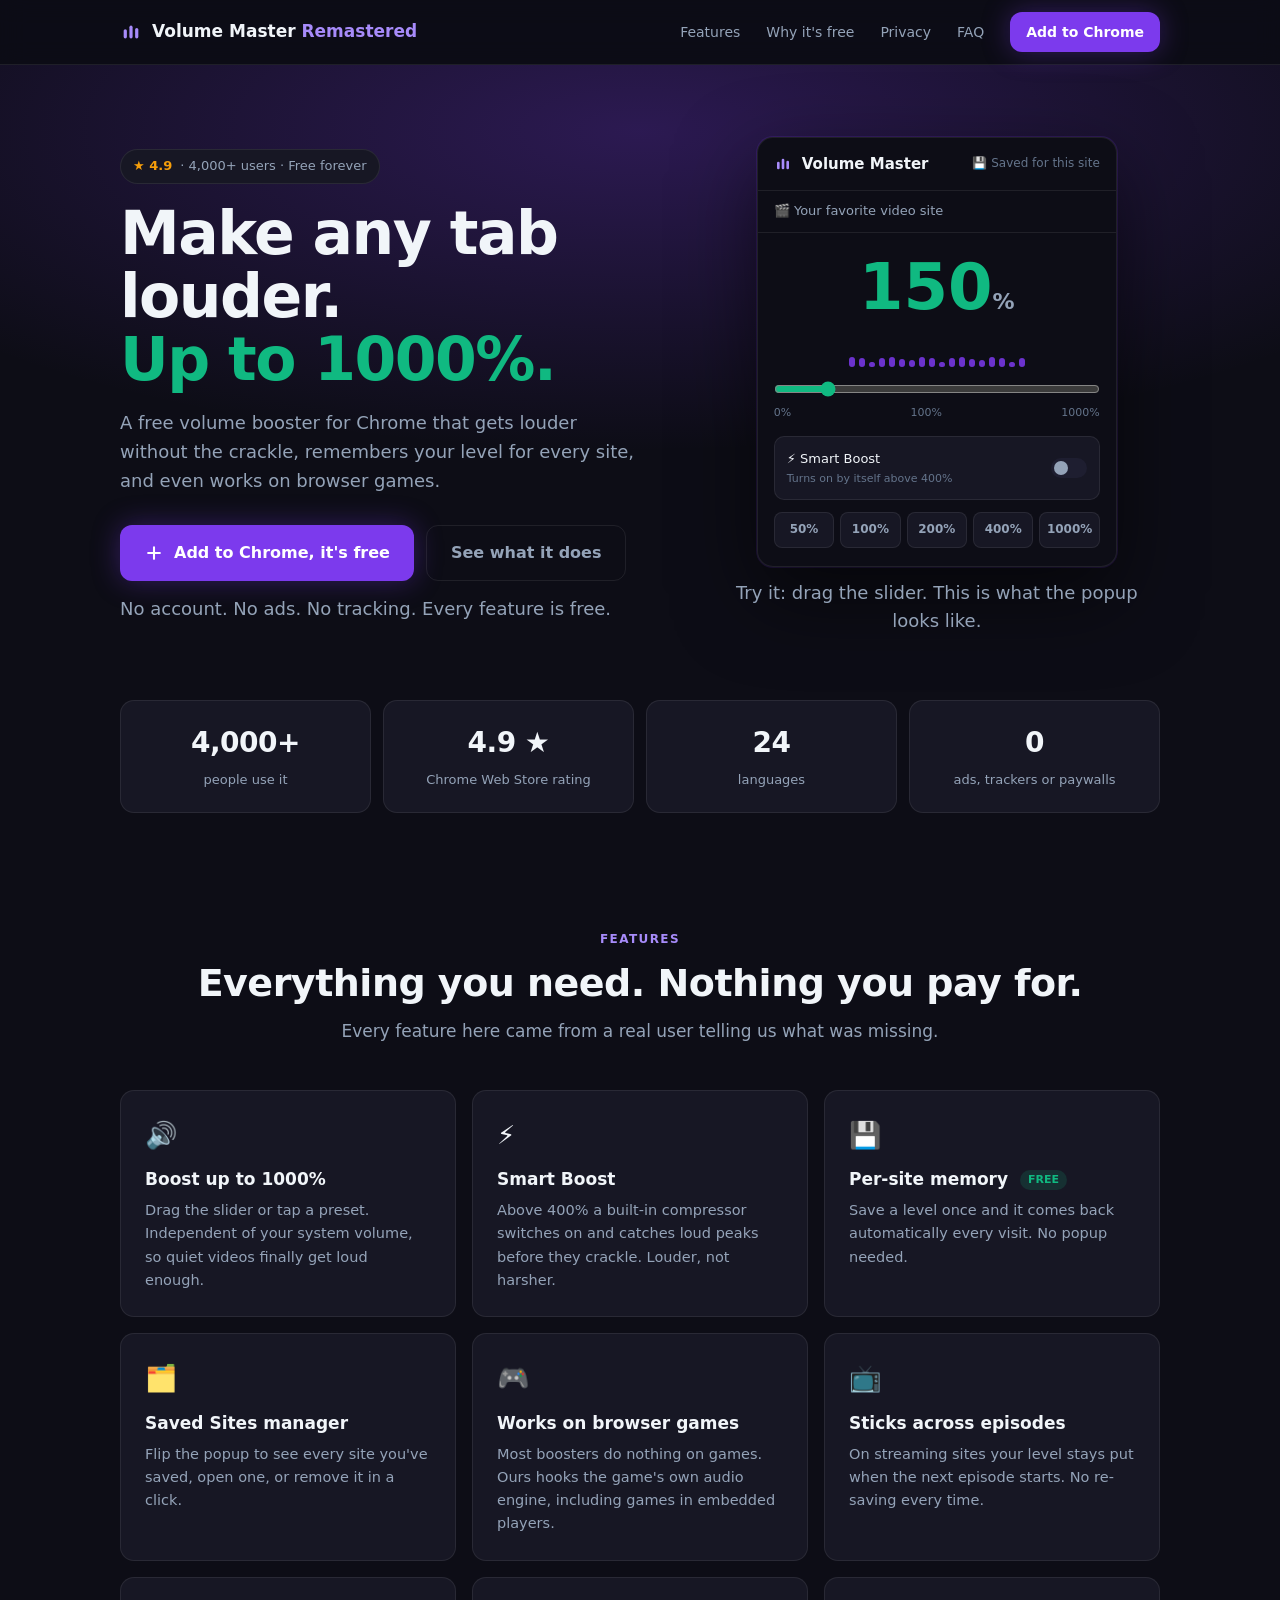
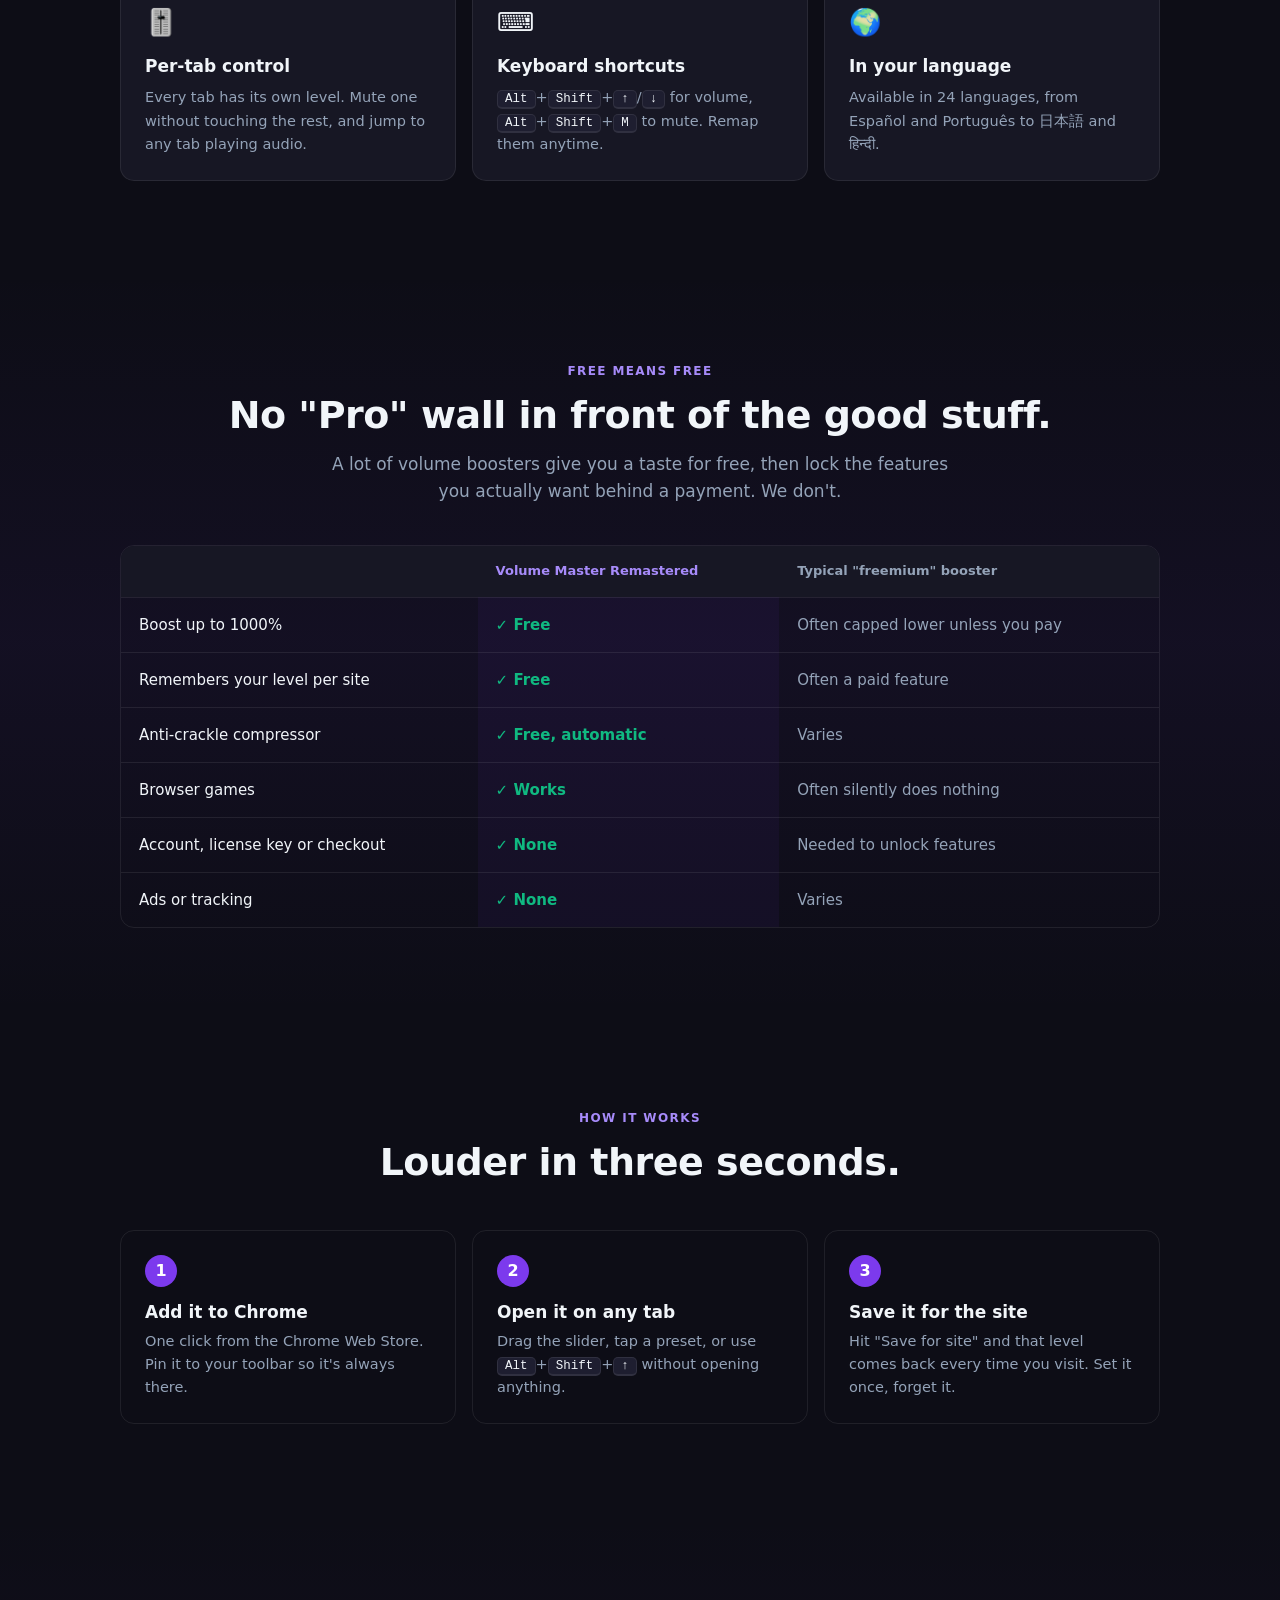
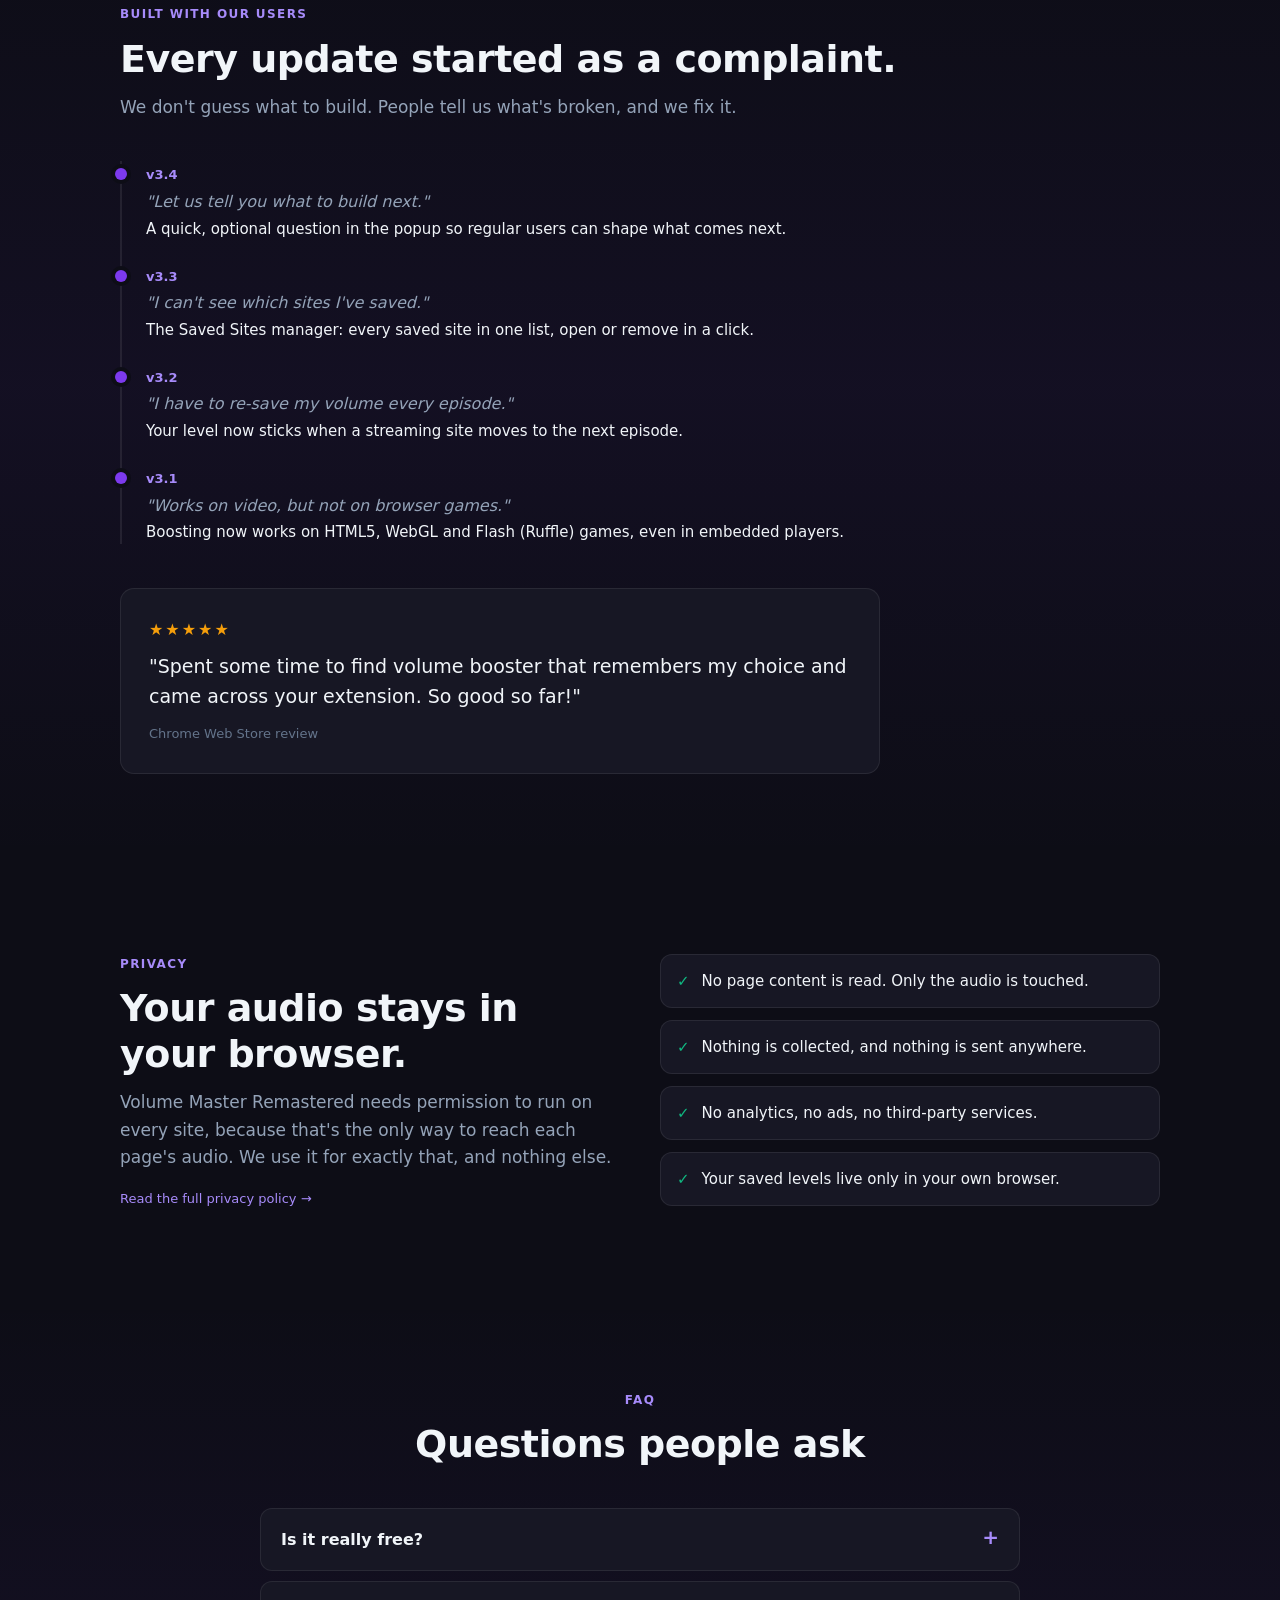
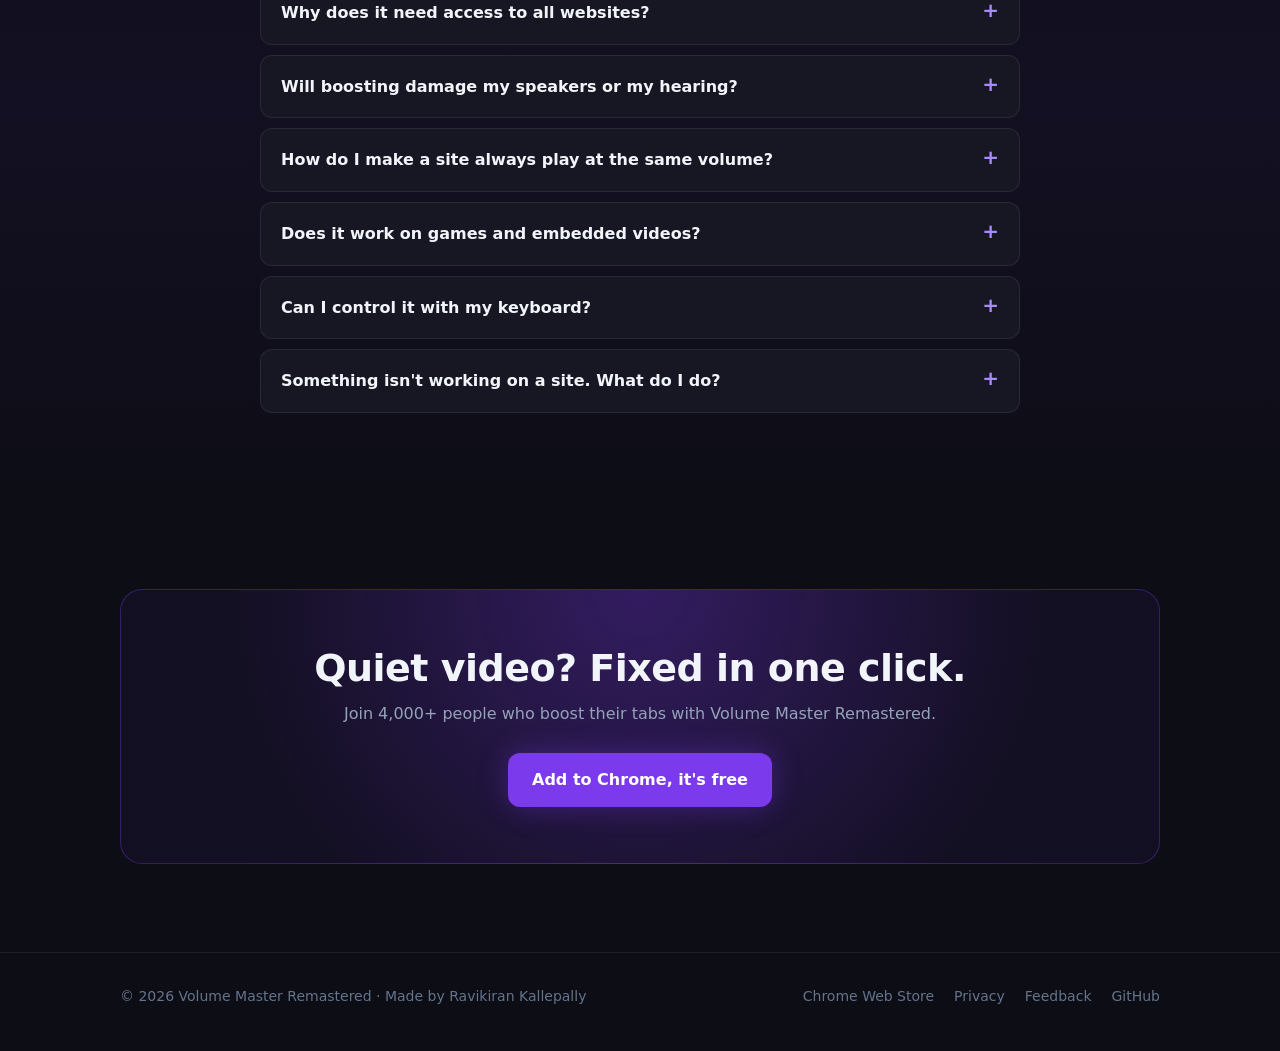
<file: index.html>
<!doctype html>
<html lang="en">
<head>
<meta charset="utf-8">
<meta name="viewport" content="width=device-width, initial-scale=1">
<title>Volume Master Remastered: Free Volume Booster for Chrome (up to 1000%)</title>
<meta name="description" content="Make any Chrome tab louder, up to 1000%. Smart Boost keeps it clean, per-site memory remembers your level, and it works on browser games. Free, no ads, no tracking.">
<link rel="canonical" href="https://ravikiran-kallepally.github.io/Volume-Master/">
<link rel="icon" type="image/png" href="icons/icon32.png">
<meta property="og:type" content="website">
<meta property="og:title" content="Volume Master Remastered: Free Volume Booster for Chrome">
<meta property="og:description" content="Boost any tab up to 1000%. Smart Boost, per-site memory, browser games. Free, no ads, no tracking.">
<meta property="og:url" content="https://ravikiran-kallepally.github.io/Volume-Master/">
<meta property="og:image" content="https://ravikiran-kallepally.github.io/Volume-Master/store/hero_tile.png">
<meta name="twitter:card" content="summary_large_image">
<script type="application/ld+json">
{
  "@context": "https://schema.org",
  "@type": "SoftwareApplication",
  "name": "Volume Master Remastered",
  "applicationCategory": "BrowserApplication",
  "operatingSystem": "Chrome",
  "offers": { "@type": "Offer", "price": "0", "priceCurrency": "USD" },
  "aggregateRating": { "@type": "AggregateRating", "ratingValue": "4.9", "ratingCount": "32" },
  "url": "https://chromewebstore.google.com/detail/fhlnjpnemdhhoejgdelndonecnbeolok"
}
</script>
<style>
  :root {
    --bg:          #0d0d16;
    --surface:     #171724;
    --surface2:    #1e1e30;
    --border:      rgba(255,255,255,.08);
    --accent:      #7c3aed;
    --accent-2:    #a78bfa;
    --accent-glow: rgba(124,58,237,.35);
    --text:        #f1f5f9;
    --text-muted:  #64748b;
    --text-dim:    #94a3b8;
    --green:       #10b981;
    --amber:       #f59e0b;
    --radius:      14px;
    --max:         1080px;
  }
  * { box-sizing: border-box; margin: 0; padding: 0; }
  html { scroll-behavior: smooth; }
  body {
    background: var(--bg);
    color: var(--text);
    font-family: -apple-system, BlinkMacSystemFont, 'Segoe UI', system-ui, sans-serif;
    line-height: 1.6;
    -webkit-font-smoothing: antialiased;
  }
  a { color: inherit; text-decoration: none; }
  .wrap { max-width: var(--max); margin: 0 auto; padding: 0 20px; }
  section { padding: 88px 0; }
  h2 { font-size: clamp(26px, 4vw, 38px); line-height: 1.2; letter-spacing: -.5px; }
  .eyebrow {
    display: inline-block; margin-bottom: 12px;
    font-size: 12px; font-weight: 700; letter-spacing: 1.4px; text-transform: uppercase;
    color: var(--accent-2);
  }
  .lead { color: var(--text-dim); font-size: 17px; max-width: 620px; margin-top: 12px; }
  .center { text-align: center; }
  .center .lead { margin-left: auto; margin-right: auto; }

  /* ── Buttons ── */
  .btn {
    display: inline-flex; align-items: center; gap: 10px;
    padding: 14px 24px; border-radius: 12px;
    font-weight: 700; font-size: 16px;
    transition: transform .15s, filter .15s, background .15s;
  }
  .btn-primary { background: var(--accent); color: #fff; box-shadow: 0 0 28px var(--accent-glow); }
  .btn-primary:hover { filter: brightness(1.12); transform: translateY(-1px); }
  .btn-ghost { border: 1px solid var(--border); color: var(--text-dim); }
  .btn-ghost:hover { color: var(--text); background: var(--surface); }

  /* ── Nav ── */
  nav {
    position: sticky; top: 0; z-index: 10;
    background: rgba(13,13,22,.82); backdrop-filter: blur(12px);
    border-bottom: 1px solid var(--border);
  }
  nav .wrap { display: flex; align-items: center; justify-content: space-between; height: 64px; }
  .logo { display: flex; align-items: center; gap: 10px; font-weight: 800; font-size: 17px; }
  .logo svg { color: var(--accent-2); }
  .logo .remastered { color: var(--accent-2); font-weight: 600; }
  .nav-links .btn { white-space: nowrap; }
  @media (max-width: 420px) {
    nav .logo { font-size: 14.5px; line-height: 1.25; }
    nav .nav-links .btn { padding: 8px 12px; font-size: 13px; }
  }
  .nav-links { display: flex; align-items: center; gap: 26px; font-size: 14px; color: var(--text-dim); }
  .nav-links a:hover { color: var(--text); }
  .nav-links .btn { padding: 9px 16px; font-size: 14px; color: #fff; }
  @media (max-width: 760px) { .nav-links a:not(.btn) { display: none; } }

  /* ── Hero ── */
  .hero { padding: 72px 0 64px; position: relative; overflow: hidden; }
  .hero::before {
    content: ""; position: absolute; inset: -40% -20% auto; height: 640px;
    background: radial-gradient(closest-side, rgba(124,58,237,.28), transparent);
    pointer-events: none;
  }
  .hero .wrap { position: relative; display: grid; grid-template-columns: 1.1fr .9fr; gap: 48px; align-items: center; }
  @media (max-width: 900px) { .hero .wrap { grid-template-columns: 1fr; } }
  .badge {
    display: inline-flex; align-items: center; gap: 8px;
    padding: 6px 12px; border-radius: 999px;
    background: var(--surface); border: 1px solid var(--border);
    font-size: 13px; color: var(--text-dim);
  }
  .badge b { color: var(--amber); }
  .hero h1 {
    font-size: clamp(36px, 6vw, 60px); line-height: 1.05; letter-spacing: -1.5px;
    margin: 18px 0 18px;
  }
  .hero h1 em { font-style: normal; color: var(--green); }
  .hero p { color: var(--text-dim); font-size: 18px; max-width: 520px; }
  .cta-row { display: flex; flex-wrap: wrap; gap: 12px; margin-top: 30px; }
  .fine { margin-top: 14px; font-size: 13px; color: var(--text-muted); }

  /* ── Popup demo ── */
  .popup {
    width: 100%; max-width: 360px; margin: 0 auto;
    background: var(--bg); border: 1px solid var(--border); border-radius: 16px;
    box-shadow: 0 30px 80px rgba(0,0,0,.55), 0 0 0 1px rgba(124,58,237,.18);
    overflow: hidden;
  }
  .popup-head { display: flex; justify-content: space-between; align-items: center; padding: 14px 16px; border-bottom: 1px solid var(--border); }
  .popup-head .logo { font-size: 15px; }
  .popup-site { padding: 10px 16px; font-size: 13px; color: var(--text-dim); border-bottom: 1px solid var(--border); }
  .popup-body { padding: 22px 16px 18px; }
  .vol { text-align: center; font-weight: 800; font-size: 64px; line-height: 1; color: var(--green); transition: color .2s; }
  .vol small { font-size: 22px; color: var(--text-dim); font-weight: 600; }
  .vol.loud { color: var(--amber); }
  .bars { display: flex; justify-content: center; align-items: flex-end; gap: 4px; height: 34px; margin: 14px 0 6px; }
  .bars span { width: 6px; border-radius: 3px; background: var(--accent); opacity: .85; transition: height .25s; }
  input[type=range] { width: 100%; accent-color: var(--green); margin: 8px 0 4px; }
  .scale { display: flex; justify-content: space-between; font-size: 11px; color: var(--text-muted); }
  .sb {
    display: flex; justify-content: space-between; align-items: center;
    margin-top: 14px; padding: 12px; border-radius: 10px;
    background: var(--surface); border: 1px solid var(--border);
    font-size: 13px;
  }
  .sb small { display: block; color: var(--text-muted); font-size: 11px; }
  .toggle { width: 36px; height: 20px; border-radius: 999px; background: var(--surface2); position: relative; transition: background .2s; }
  .toggle::after { content: ""; position: absolute; top: 3px; left: 3px; width: 14px; height: 14px; border-radius: 50%; background: var(--text-dim); transition: transform .2s, background .2s; }
  .toggle.on { background: var(--accent); }
  .toggle.on::after { transform: translateX(16px); background: #fff; }
  .presets { display: grid; grid-template-columns: repeat(5, 1fr); gap: 6px; margin-top: 12px; }
  .presets button {
    padding: 7px 0; border-radius: 8px; border: 1px solid var(--border);
    background: var(--surface); color: var(--text-dim); font: inherit; font-size: 12px; font-weight: 600; cursor: pointer;
  }
  .presets button:hover { color: var(--text); border-color: rgba(124,58,237,.5); }
  .demo-note { text-align: center; font-size: 12px; color: var(--text-muted); margin-top: 12px; }

  /* ── Stats strip ── */
  .stats { padding: 0 0 24px; }
  .stats .wrap { display: grid; grid-template-columns: repeat(4, 1fr); gap: 12px; }
  @media (max-width: 700px) { .stats .wrap { grid-template-columns: repeat(2, 1fr); } }
  .stat { background: var(--surface); border: 1px solid var(--border); border-radius: var(--radius); padding: 20px; text-align: center; }
  .stat b { display: block; font-size: 28px; letter-spacing: -.5px; }
  .stat span { font-size: 13px; color: var(--text-dim); }

  /* ── Features ── */
  .grid { display: grid; grid-template-columns: repeat(3, 1fr); gap: 16px; margin-top: 44px; }
  @media (max-width: 900px) { .grid { grid-template-columns: repeat(2, 1fr); } }
  @media (max-width: 600px) { .grid { grid-template-columns: 1fr; } }
  .card {
    background: var(--surface); border: 1px solid var(--border); border-radius: var(--radius);
    padding: 24px; transition: border-color .2s, transform .2s;
  }
  .card:hover { border-color: rgba(124,58,237,.45); transform: translateY(-2px); }
  .card .ico { font-size: 26px; }
  .card h3 { font-size: 17px; margin: 10px 0 6px; }
  .card p { font-size: 14.5px; color: var(--text-dim); }
  .tag { display: inline-block; margin-left: 6px; padding: 1px 8px; border-radius: 999px; font-size: 11px; font-weight: 700; vertical-align: 2px; background: rgba(16,185,129,.15); color: var(--green); }

  /* ── Free table ── */
  .alt { background: linear-gradient(180deg, transparent, rgba(124,58,237,.06), transparent); }
  .table-wrap { margin-top: 40px; overflow-x: auto; border: 1px solid var(--border); border-radius: var(--radius); }
  table { width: 100%; border-collapse: collapse; min-width: 520px; font-size: 15px; }
  th, td { padding: 15px 18px; text-align: left; border-bottom: 1px solid var(--border); }
  tr:last-child td { border-bottom: none; }
  th { font-size: 13px; color: var(--text-dim); font-weight: 600; background: var(--surface); }
  th.us { color: var(--accent-2); }
  td.us { color: var(--green); font-weight: 600; background: rgba(124,58,237,.06); }
  td.them { color: var(--text-dim); }

  /* ── Steps ── */
  .steps { display: grid; grid-template-columns: repeat(3, 1fr); gap: 16px; margin-top: 44px; counter-reset: step; }
  @media (max-width: 800px) { .steps { grid-template-columns: 1fr; } }
  .step { padding: 24px; border-radius: var(--radius); border: 1px solid var(--border); }
  .step::before {
    counter-increment: step; content: counter(step);
    display: inline-flex; align-items: center; justify-content: center;
    width: 32px; height: 32px; border-radius: 50%;
    background: var(--accent); color: #fff; font-weight: 800; margin-bottom: 12px;
  }
  .step h3 { font-size: 17px; margin-bottom: 4px; }
  .step p { color: var(--text-dim); font-size: 14.5px; }
  kbd {
    display: inline-block; padding: 1px 7px; border-radius: 5px;
    background: var(--surface2); border: 1px solid var(--border); border-bottom-width: 2px;
    font: 12.5px ui-monospace, SFMono-Regular, Menlo, monospace; color: var(--text);
  }

  /* ── Timeline ── */
  .timeline { margin-top: 40px; border-left: 2px solid var(--border); padding-left: 24px; display: grid; gap: 22px; max-width: 760px; }
  .tl { position: relative; }
  .tl::before { content: ""; position: absolute; left: -31px; top: 7px; width: 12px; height: 12px; border-radius: 50%; background: var(--accent); box-shadow: 0 0 0 4px var(--bg); }
  .tl .v { font-size: 13px; font-weight: 700; color: var(--accent-2); }
  .tl q { display: block; color: var(--text-dim); font-style: italic; margin: 2px 0; }
  .tl q::before, .tl q::after { content: ""; }
  .tl p { font-size: 15px; }
  .quote {
    margin-top: 44px; padding: 28px; border-radius: var(--radius);
    background: var(--surface); border: 1px solid var(--border); max-width: 760px;
  }
  .quote .stars { color: var(--amber); letter-spacing: 2px; }
  .quote blockquote { font-size: 19px; margin: 8px 0; }
  .quote cite { font-size: 13px; color: var(--text-muted); font-style: normal; }

  /* ── Privacy ── */
  .privacy .wrap { display: grid; grid-template-columns: 1fr 1fr; gap: 40px; align-items: center; }
  @media (max-width: 800px) { .privacy .wrap { grid-template-columns: 1fr; } }
  .checks { list-style: none; display: grid; gap: 12px; }
  .checks li { display: flex; gap: 12px; padding: 14px 16px; border-radius: 12px; background: var(--surface); border: 1px solid var(--border); font-size: 15px; }
  .checks li::before { content: "✓"; color: var(--green); font-weight: 800; }

  /* ── FAQ ── */
  .faq { max-width: 760px; margin: 40px auto 0; display: grid; gap: 10px; }
  details { background: var(--surface); border: 1px solid var(--border); border-radius: 12px; padding: 4px 20px; }
  summary { cursor: pointer; padding: 14px 0; font-weight: 600; list-style: none; display: flex; justify-content: space-between; gap: 12px; }
  summary::-webkit-details-marker { display: none; }
  summary::after { content: "+"; color: var(--accent-2); font-size: 20px; line-height: 1; }
  details[open] summary::after { content: "−"; }
  details p { color: var(--text-dim); padding-bottom: 16px; font-size: 15px; }

  /* ── Final CTA + footer ── */
  .final { text-align: center; }
  .final .box {
    padding: 56px 24px; border-radius: 22px;
    background: radial-gradient(circle at 50% 0%, rgba(124,58,237,.35), rgba(124,58,237,.06) 70%);
    border: 1px solid rgba(124,58,237,.35);
  }
  .final p { color: var(--text-dim); margin: 10px 0 26px; }
  footer { border-top: 1px solid var(--border); padding: 32px 0 44px; font-size: 14px; color: var(--text-muted); }
  footer .wrap { display: flex; flex-wrap: wrap; gap: 16px 28px; justify-content: space-between; align-items: center; }
  footer nav { all: unset; display: flex; flex-wrap: wrap; gap: 20px; }
  footer a:hover { color: var(--text); }
</style>
</head>
<body>

<nav>
  <div class="wrap">
    <a class="logo" href="#">
      <svg width="22" height="22" viewBox="0 0 24 24" fill="currentColor" aria-hidden="true">
        <rect x="4" y="9" width="3.5" height="10" rx="1.75"/><rect x="10.25" y="5" width="3.5" height="14" rx="1.75"/><rect x="16.5" y="7.5" width="3.5" height="11.5" rx="1.75"/>
      </svg>
      <span>Volume Master <span class="remastered">Remastered</span></span>
    </a>
    <div class="nav-links">
      <a href="#features">Features</a>
      <a href="#free">Why it's free</a>
      <a href="#privacy">Privacy</a>
      <a href="#faq">FAQ</a>
      <a class="btn btn-primary" href="https://chromewebstore.google.com/detail/fhlnjpnemdhhoejgdelndonecnbeolok">Add to Chrome</a>
    </div>
  </div>
</nav>

<header class="hero">
  <div class="wrap">
    <div>
      <span class="badge"><b>★ 4.9</b> · 4,000+ users · Free forever</span>
      <h1>Make any tab louder.<br><em>Up to 1000%.</em></h1>
      <p>A free volume booster for Chrome that gets louder without the crackle, remembers your level for every site, and even works on browser games.</p>
      <div class="cta-row">
        <a class="btn btn-primary" href="https://chromewebstore.google.com/detail/fhlnjpnemdhhoejgdelndonecnbeolok">
          <svg width="20" height="20" viewBox="0 0 24 24" fill="none" stroke="currentColor" stroke-width="2.5" stroke-linecap="round" aria-hidden="true"><path d="M12 5v14M5 12h14"/></svg>
          Add to Chrome, it's free
        </a>
        <a class="btn btn-ghost" href="#features">See what it does</a>
      </div>
      <p class="fine">No account. No ads. No tracking. Every feature is free.</p>
    </div>

    <!-- Interactive replica of the real popup -->
    <div>
      <div class="popup" aria-label="Volume Master Remastered popup preview">
        <div class="popup-head">
          <span class="logo">
            <svg width="18" height="18" viewBox="0 0 24 24" fill="currentColor" aria-hidden="true">
              <rect x="4" y="9" width="3.5" height="10" rx="1.75"/><rect x="10.25" y="5" width="3.5" height="14" rx="1.75"/><rect x="16.5" y="7.5" width="3.5" height="11.5" rx="1.75"/>
            </svg>
            Volume Master
          </span>
          <span style="font-size:12px;color:var(--text-muted)">💾 Saved for this site</span>
        </div>
        <div class="popup-site">🎬 Your favorite video site</div>
        <div class="popup-body">
          <div class="vol" id="vol">150<small>%</small></div>
          <div class="bars" id="bars"></div>
          <input type="range" id="slider" min="0" max="1000" step="10" value="150" aria-label="Volume">
          <div class="scale"><span>0%</span><span>100%</span><span>1000%</span></div>
          <div class="sb">
            <div>⚡ Smart Boost<small id="sb-note">Turns on by itself above 400%</small></div>
            <div class="toggle" id="toggle"></div>
          </div>
          <div class="presets">
            <button data-v="50">50%</button><button data-v="100">100%</button><button data-v="200">200%</button><button data-v="400">400%</button><button data-v="1000">1000%</button>
          </div>
        </div>
      </div>
      <p class="demo-note">Try it: drag the slider. This is what the popup looks like.</p>
    </div>
  </div>
</header>

<div class="stats">
  <div class="wrap">
    <div class="stat"><b>4,000+</b><span>people use it</span></div>
    <div class="stat"><b>4.9 ★</b><span>Chrome Web Store rating</span></div>
    <div class="stat"><b>24</b><span>languages</span></div>
    <div class="stat"><b>0</b><span>ads, trackers or paywalls</span></div>
  </div>
</div>

<section id="features">
  <div class="wrap center">
    <span class="eyebrow">Features</span>
    <h2>Everything you need. Nothing you pay for.</h2>
    <p class="lead">Every feature here came from a real user telling us what was missing.</p>
    <div class="grid" style="text-align:left">
      <div class="card"><div class="ico">🔊</div><h3>Boost up to 1000%</h3><p>Drag the slider or tap a preset. Independent of your system volume, so quiet videos finally get loud enough.</p></div>
      <div class="card"><div class="ico">⚡</div><h3>Smart Boost</h3><p>Above 400% a built-in compressor switches on and catches loud peaks before they crackle. Louder, not harsher.</p></div>
      <div class="card"><div class="ico">💾</div><h3>Per-site memory <span class="tag">FREE</span></h3><p>Save a level once and it comes back automatically every visit. No popup needed.</p></div>
      <div class="card"><div class="ico">🗂️</div><h3>Saved Sites manager</h3><p>Flip the popup to see every site you've saved, open one, or remove it in a click.</p></div>
      <div class="card"><div class="ico">🎮</div><h3>Works on browser games</h3><p>Most boosters do nothing on games. Ours hooks the game's own audio engine, including games in embedded players.</p></div>
      <div class="card"><div class="ico">📺</div><h3>Sticks across episodes</h3><p>On streaming sites your level stays put when the next episode starts. No re-saving every time.</p></div>
      <div class="card"><div class="ico">🎚️</div><h3>Per-tab control</h3><p>Every tab has its own level. Mute one without touching the rest, and jump to any tab playing audio.</p></div>
      <div class="card"><div class="ico">⌨️</div><h3>Keyboard shortcuts</h3><p><kbd>Alt</kbd>+<kbd>Shift</kbd>+<kbd>↑</kbd>/<kbd>↓</kbd> for volume, <kbd>Alt</kbd>+<kbd>Shift</kbd>+<kbd>M</kbd> to mute. Remap them anytime.</p></div>
      <div class="card"><div class="ico">🌍</div><h3>In your language</h3><p>Available in 24 languages, from Español and Português to 日本語 and हिन्दी.</p></div>
    </div>
  </div>
</section>

<section id="free" class="alt">
  <div class="wrap center">
    <span class="eyebrow">Free means free</span>
    <h2>No "Pro" wall in front of the good stuff.</h2>
    <p class="lead">A lot of volume boosters give you a taste for free, then lock the features you actually want behind a payment. We don't.</p>
    <div class="table-wrap" style="text-align:left">
      <table>
        <thead><tr><th></th><th class="us">Volume Master Remastered</th><th>Typical "freemium" booster</th></tr></thead>
        <tbody>
          <tr><td>Boost up to 1000%</td><td class="us">✓ Free</td><td class="them">Often capped lower unless you pay</td></tr>
          <tr><td>Remembers your level per site</td><td class="us">✓ Free</td><td class="them">Often a paid feature</td></tr>
          <tr><td>Anti-crackle compressor</td><td class="us">✓ Free, automatic</td><td class="them">Varies</td></tr>
          <tr><td>Browser games</td><td class="us">✓ Works</td><td class="them">Often silently does nothing</td></tr>
          <tr><td>Account, license key or checkout</td><td class="us">✓ None</td><td class="them">Needed to unlock features</td></tr>
          <tr><td>Ads or tracking</td><td class="us">✓ None</td><td class="them">Varies</td></tr>
        </tbody>
      </table>
    </div>
  </div>
</section>

<section>
  <div class="wrap center">
    <span class="eyebrow">How it works</span>
    <h2>Louder in three seconds.</h2>
    <div class="steps" style="text-align:left">
      <div class="step"><h3>Add it to Chrome</h3><p>One click from the Chrome Web Store. Pin it to your toolbar so it's always there.</p></div>
      <div class="step"><h3>Open it on any tab</h3><p>Drag the slider, tap a preset, or use <kbd>Alt</kbd>+<kbd>Shift</kbd>+<kbd>↑</kbd> without opening anything.</p></div>
      <div class="step"><h3>Save it for the site</h3><p>Hit "Save for site" and that level comes back every time you visit. Set it once, forget it.</p></div>
    </div>
  </div>
</section>

<section class="alt">
  <div class="wrap">
    <span class="eyebrow">Built with our users</span>
    <h2>Every update started as a complaint.</h2>
    <p class="lead">We don't guess what to build. People tell us what's broken, and we fix it.</p>
    <div class="timeline">
      <div class="tl"><span class="v">v3.4</span><q>"Let us tell you what to build next."</q><p>A quick, optional question in the popup so regular users can shape what comes next.</p></div>
      <div class="tl"><span class="v">v3.3</span><q>"I can't see which sites I've saved."</q><p>The Saved Sites manager: every saved site in one list, open or remove in a click.</p></div>
      <div class="tl"><span class="v">v3.2</span><q>"I have to re-save my volume every episode."</q><p>Your level now sticks when a streaming site moves to the next episode.</p></div>
      <div class="tl"><span class="v">v3.1</span><q>"Works on video, but not on browser games."</q><p>Boosting now works on HTML5, WebGL and Flash (Ruffle) games, even in embedded players.</p></div>
    </div>
    <div class="quote">
      <div class="stars">★★★★★</div>
      <blockquote>"Spent some time to find volume booster that remembers my choice and came across your extension. So good so far!"</blockquote>
      <cite>Chrome Web Store review</cite>
    </div>
  </div>
</section>

<section id="privacy" class="privacy">
  <div class="wrap">
    <div>
      <span class="eyebrow">Privacy</span>
      <h2>Your audio stays in your browser.</h2>
      <p class="lead">Volume Master Remastered needs permission to run on every site, because that's the only way to reach each page's audio. We use it for exactly that, and nothing else.</p>
      <p class="fine" style="margin-top:18px"><a href="privacy.html" style="color:var(--accent-2)">Read the full privacy policy →</a></p>
    </div>
    <ul class="checks">
      <li>No page content is read. Only the audio is touched.</li>
      <li>Nothing is collected, and nothing is sent anywhere.</li>
      <li>No analytics, no ads, no third-party services.</li>
      <li>Your saved levels live only in your own browser.</li>
    </ul>
  </div>
</section>

<section id="faq" class="alt">
  <div class="wrap center">
    <span class="eyebrow">FAQ</span>
    <h2>Questions people ask</h2>
    <div class="faq" style="text-align:left">
      <details><summary>Is it really free?</summary><p>Yes. Every feature is free, with no ads, no account and no trial. There's no paywall in front of 1000% boost or per-site memory.</p></details>
      <details><summary>Why does it need access to all websites?</summary><p>To boost a page's audio, the extension has to connect to that page's audio pipeline, and you might want to boost any site. It doesn't read the page's content, and it doesn't collect or send any data.</p></details>
      <details><summary>Will boosting damage my speakers or my hearing?</summary><p>Smart Boost keeps loud peaks from crackling, which is easier on speakers. Very high levels can still be uncomfortably loud, especially on headphones, so turn it up gradually and take it easy on your ears.</p></details>
      <details><summary>How do I make a site always play at the same volume?</summary><p>Set the level you like, then tap "Save for site". Next time you open that site, the level comes back by itself. Manage all saved sites from the list icon in the popup.</p></details>
      <details><summary>Does it work on games and embedded videos?</summary><p>Yes. It works on video and audio players, players embedded in other pages, and browser games built with HTML5, WebGL, Unity or Flash (via Ruffle).</p></details>
      <details><summary>Can I control it with my keyboard?</summary><p>Yes: Alt+Shift+↑ and Alt+Shift+↓ change the volume by 10%, and Alt+Shift+M mutes. You can change them at chrome://extensions/shortcuts.</p></details>
      <details><summary>Something isn't working on a site. What do I do?</summary><p>Email <a href="mailto:ravikirankallepally@gmail.com?subject=Volume%20Master%20feedback" style="color:var(--accent-2)">ravikirankallepally@gmail.com</a> with the site name. Most of our updates started as messages like that.</p></details>
    </div>
  </div>
</section>

<section class="final">
  <div class="wrap">
    <div class="box">
      <h2>Quiet video? Fixed in one click.</h2>
      <p>Join 4,000+ people who boost their tabs with Volume Master Remastered.</p>
      <a class="btn btn-primary" href="https://chromewebstore.google.com/detail/fhlnjpnemdhhoejgdelndonecnbeolok">Add to Chrome, it's free</a>
    </div>
  </div>
</section>

<footer>
  <div class="wrap">
    <span>© 2026 Volume Master Remastered · Made by Ravikiran Kallepally</span>
    <nav>
      <a href="https://chromewebstore.google.com/detail/fhlnjpnemdhhoejgdelndonecnbeolok">Chrome Web Store</a>
      <a href="privacy.html">Privacy</a>
      <a href="mailto:ravikirankallepally@gmail.com?subject=Volume%20Master%20feedback">Feedback</a>
      <a href="https://github.com/Ravikiran-Kallepally/Volume-Master">GitHub</a>
    </nav>
  </div>
</footer>

<script>
  // Popup replica: slider drives the % readout, the EQ bars and Smart Boost.
  const slider = document.getElementById('slider');
  const vol    = document.getElementById('vol');
  const bars   = document.getElementById('bars');
  const toggle = document.getElementById('toggle');
  const note   = document.getElementById('sb-note');
  const N = 18;
  for (let i = 0; i < N; i++) bars.appendChild(document.createElement('span'));

  function render() {
    const v = +slider.value;
    vol.firstChild.nodeValue = v;
    vol.classList.toggle('loud', v > 400);
    toggle.classList.toggle('on', v > 400);
    note.textContent = v > 400 ? 'On: catching peaks so it stays clean' : 'Turns on by itself above 400%';
    const level = Math.min(1, v / 1000);
    [...bars.children].forEach((b, i) => {
      const shape = 0.45 + 0.55 * Math.abs(Math.sin(i * 0.9 + v / 120));
      // Smart Boost caps the tallest bars, like a limiter catching peaks
      const h = Math.max(3, 34 * Math.min(v > 400 ? 0.82 : 1, shape * (0.15 + level)));
      b.style.height = h + 'px';
    });
  }
  slider.addEventListener('input', render);
  document.querySelectorAll('.presets button').forEach(b =>
    b.addEventListener('click', () => { slider.value = b.dataset.v; render(); }));
  render();
</script>
</body>
</html>
</file>
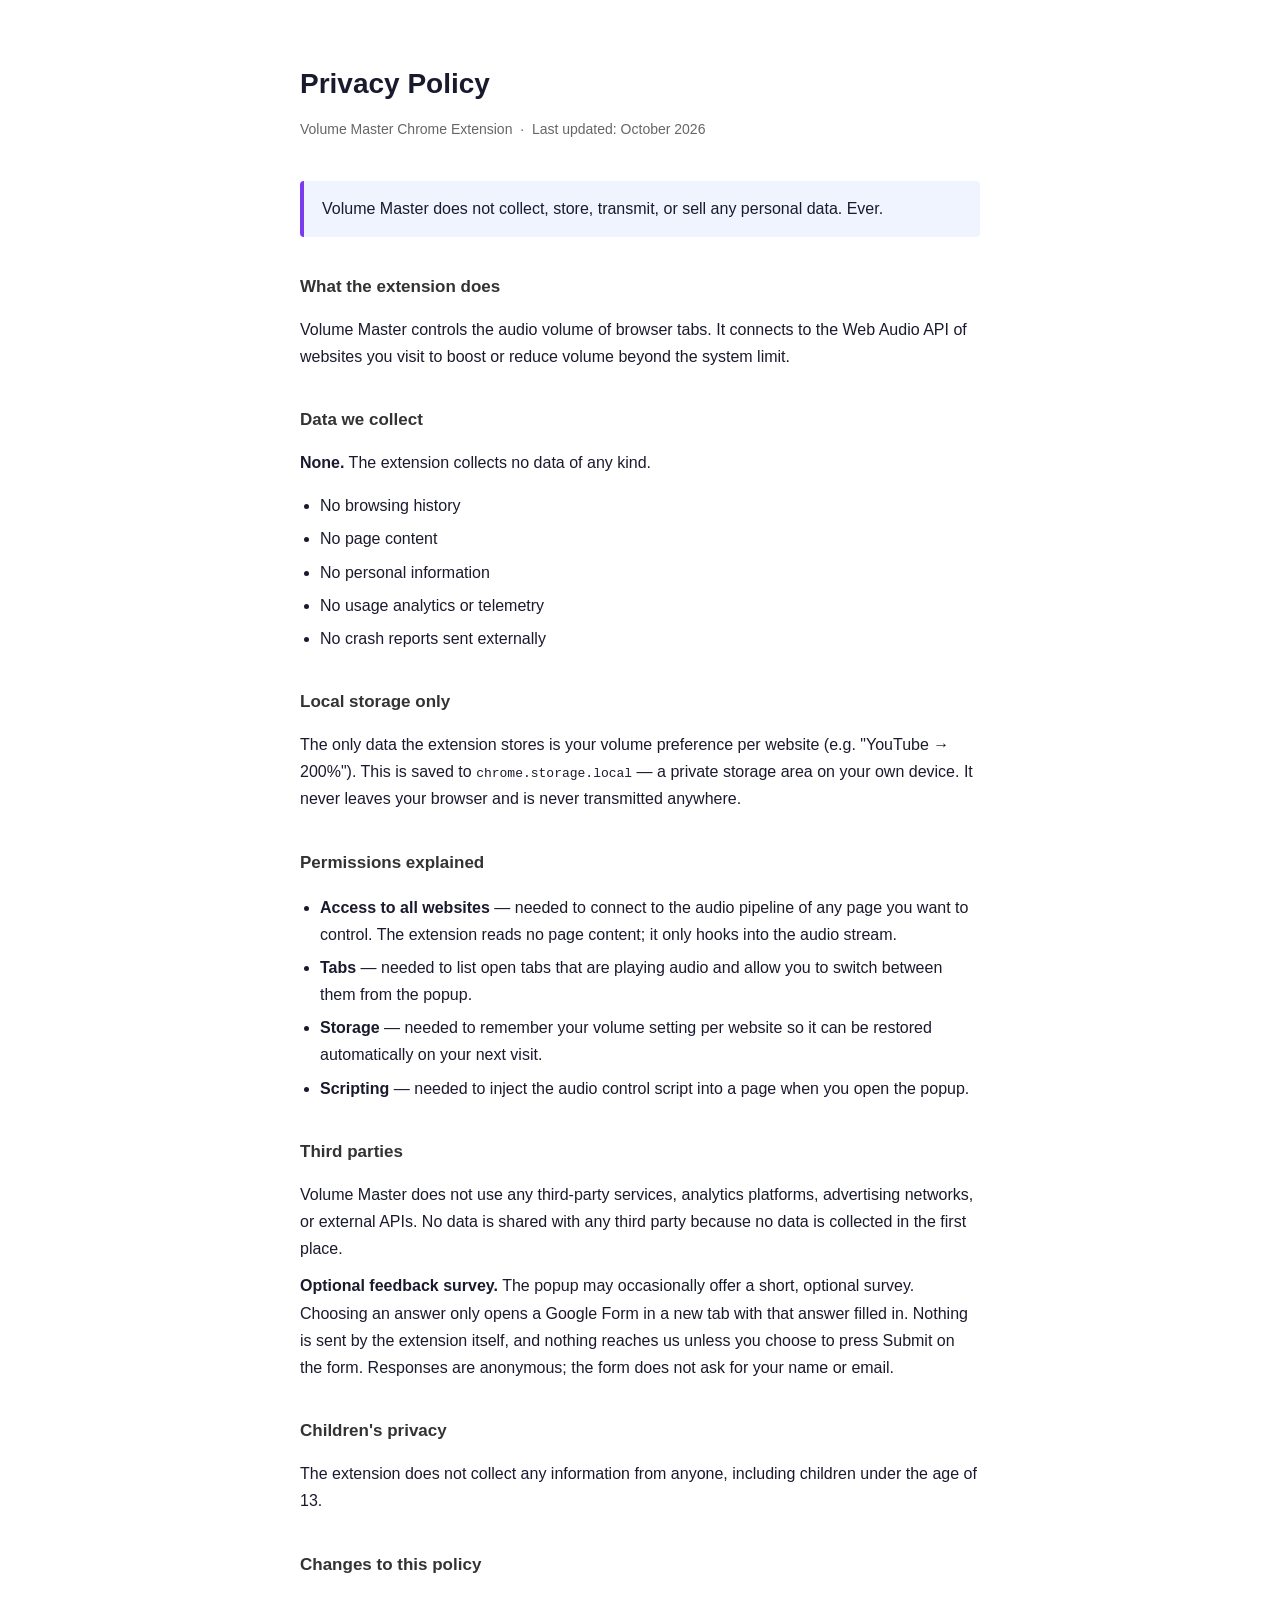
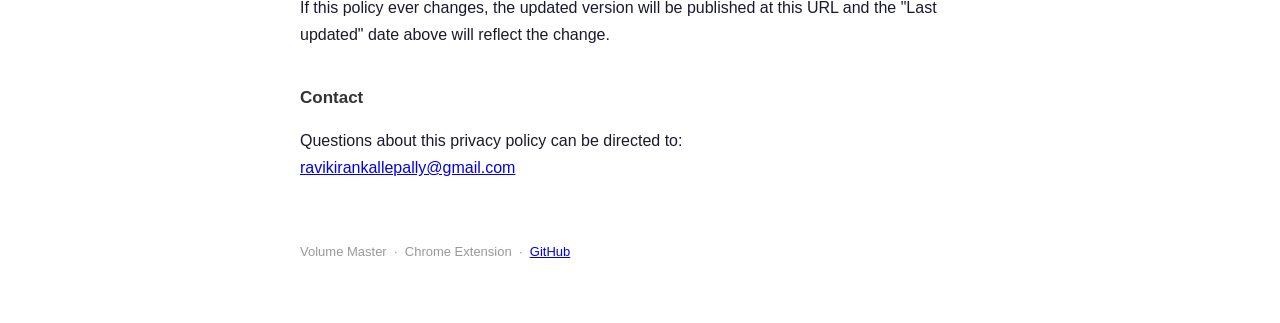
<file: privacy.html>
<!DOCTYPE html>
<html lang="en">
<head>
  <meta charset="UTF-8">
  <meta name="viewport" content="width=device-width, initial-scale=1.0">
  <title>Volume Master — Privacy Policy</title>
  <style>
    body {
      font-family: -apple-system, BlinkMacSystemFont, 'Segoe UI', sans-serif;
      max-width: 680px;
      margin: 60px auto;
      padding: 0 24px;
      color: #1a1a2e;
      line-height: 1.7;
    }
    h1 { font-size: 28px; margin-bottom: 4px; }
    h2 { font-size: 17px; margin-top: 36px; color: #333; }
    .subtitle { color: #666; font-size: 14px; margin-bottom: 40px; }
    p { margin: 10px 0; }
    ul { padding-left: 20px; }
    li { margin: 6px 0; }
    .highlight {
      background: #f0f4ff;
      border-left: 4px solid #7c3aed;
      padding: 14px 18px;
      border-radius: 4px;
      margin: 24px 0;
      font-weight: 500;
    }
    footer { margin-top: 60px; font-size: 13px; color: #999; }
  </style>
</head>
<body>

  <h1>Privacy Policy</h1>
  <p class="subtitle">Volume Master Chrome Extension &nbsp;·&nbsp; Last updated: October 2026</p>

  <div class="highlight">
    Volume Master does not collect, store, transmit, or sell any personal data.
    Ever.
  </div>

  <h2>What the extension does</h2>
  <p>
    Volume Master controls the audio volume of browser tabs. It connects to the
    Web Audio API of websites you visit to boost or reduce volume beyond the
    system limit.
  </p>

  <h2>Data we collect</h2>
  <p><strong>None.</strong> The extension collects no data of any kind.</p>
  <ul>
    <li>No browsing history</li>
    <li>No page content</li>
    <li>No personal information</li>
    <li>No usage analytics or telemetry</li>
    <li>No crash reports sent externally</li>
  </ul>

  <h2>Local storage only</h2>
  <p>
    The only data the extension stores is your volume preference per website
    (e.g. "YouTube → 200%"). This is saved to
    <code>chrome.storage.local</code> — a private storage area on your own
    device. It never leaves your browser and is never transmitted anywhere.
  </p>

  <h2>Permissions explained</h2>
  <ul>
    <li>
      <strong>Access to all websites</strong> — needed to connect to the audio
      pipeline of any page you want to control. The extension reads no page
      content; it only hooks into the audio stream.
    </li>
    <li>
      <strong>Tabs</strong> — needed to list open tabs that are playing audio
      and allow you to switch between them from the popup.
    </li>
    <li>
      <strong>Storage</strong> — needed to remember your volume setting per
      website so it can be restored automatically on your next visit.
    </li>
    <li>
      <strong>Scripting</strong> — needed to inject the audio control script
      into a page when you open the popup.
    </li>
  </ul>

  <h2>Third parties</h2>
  <p>
    Volume Master does not use any third-party services, analytics platforms,
    advertising networks, or external APIs. No data is shared with any third
    party because no data is collected in the first place.
  </p>
  <p>
    <strong>Optional feedback survey.</strong> The popup may occasionally offer a
    short, optional survey. Choosing an answer only opens a Google Form in a new
    tab with that answer filled in. Nothing is sent by the extension itself, and
    nothing reaches us unless you choose to press Submit on the form. Responses
    are anonymous; the form does not ask for your name or email.
  </p>

  <h2>Children's privacy</h2>
  <p>
    The extension does not collect any information from anyone, including
    children under the age of 13.
  </p>

  <h2>Changes to this policy</h2>
  <p>
    If this policy ever changes, the updated version will be published at this
    URL and the "Last updated" date above will reflect the change.
  </p>

  <h2>Contact</h2>
  <p>
    Questions about this privacy policy can be directed to:<br>
    <a href="mailto:ravikirankallepally@gmail.com">ravikirankallepally@gmail.com</a>
  </p>

  <footer>
    Volume Master &nbsp;·&nbsp; Chrome Extension &nbsp;·&nbsp;
    <a href="https://github.com/Ravikiran-Kallepally/Volume-Master">GitHub</a>
  </footer>

</body>
</html>
</file>
